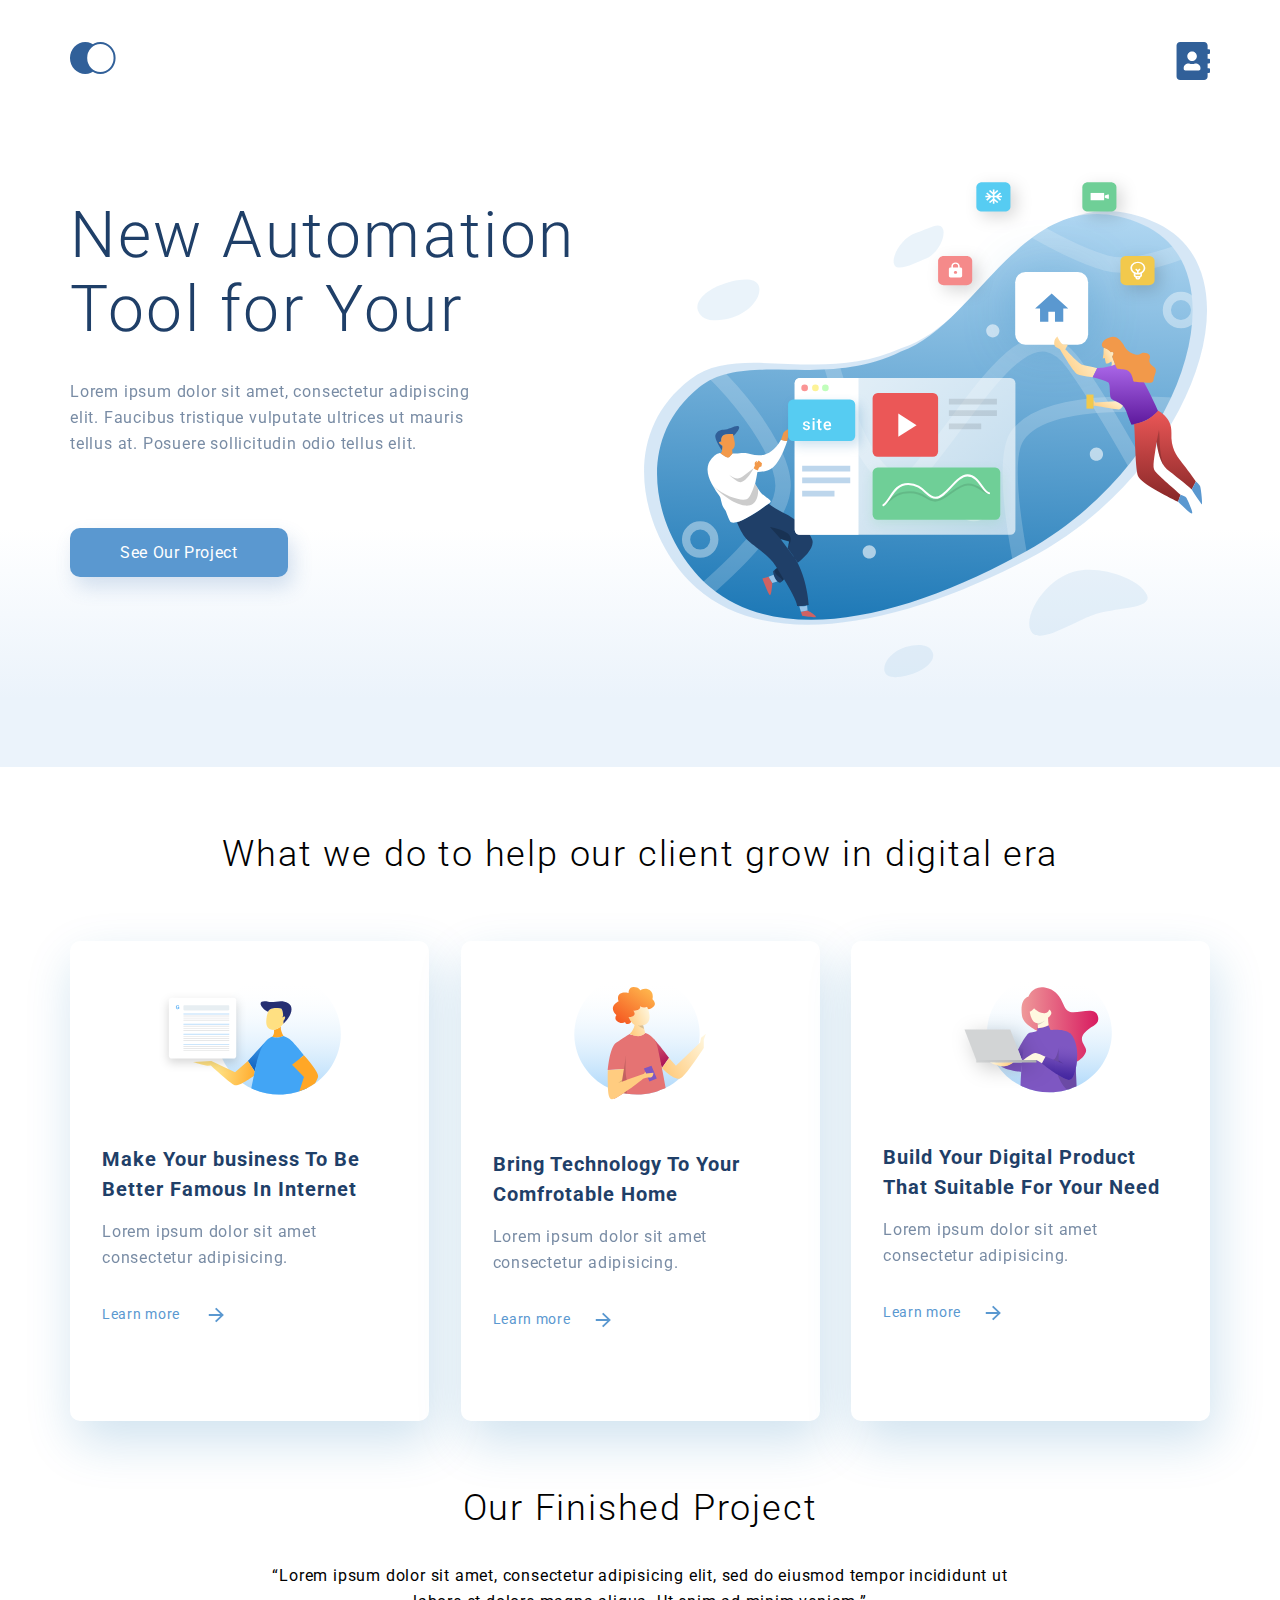
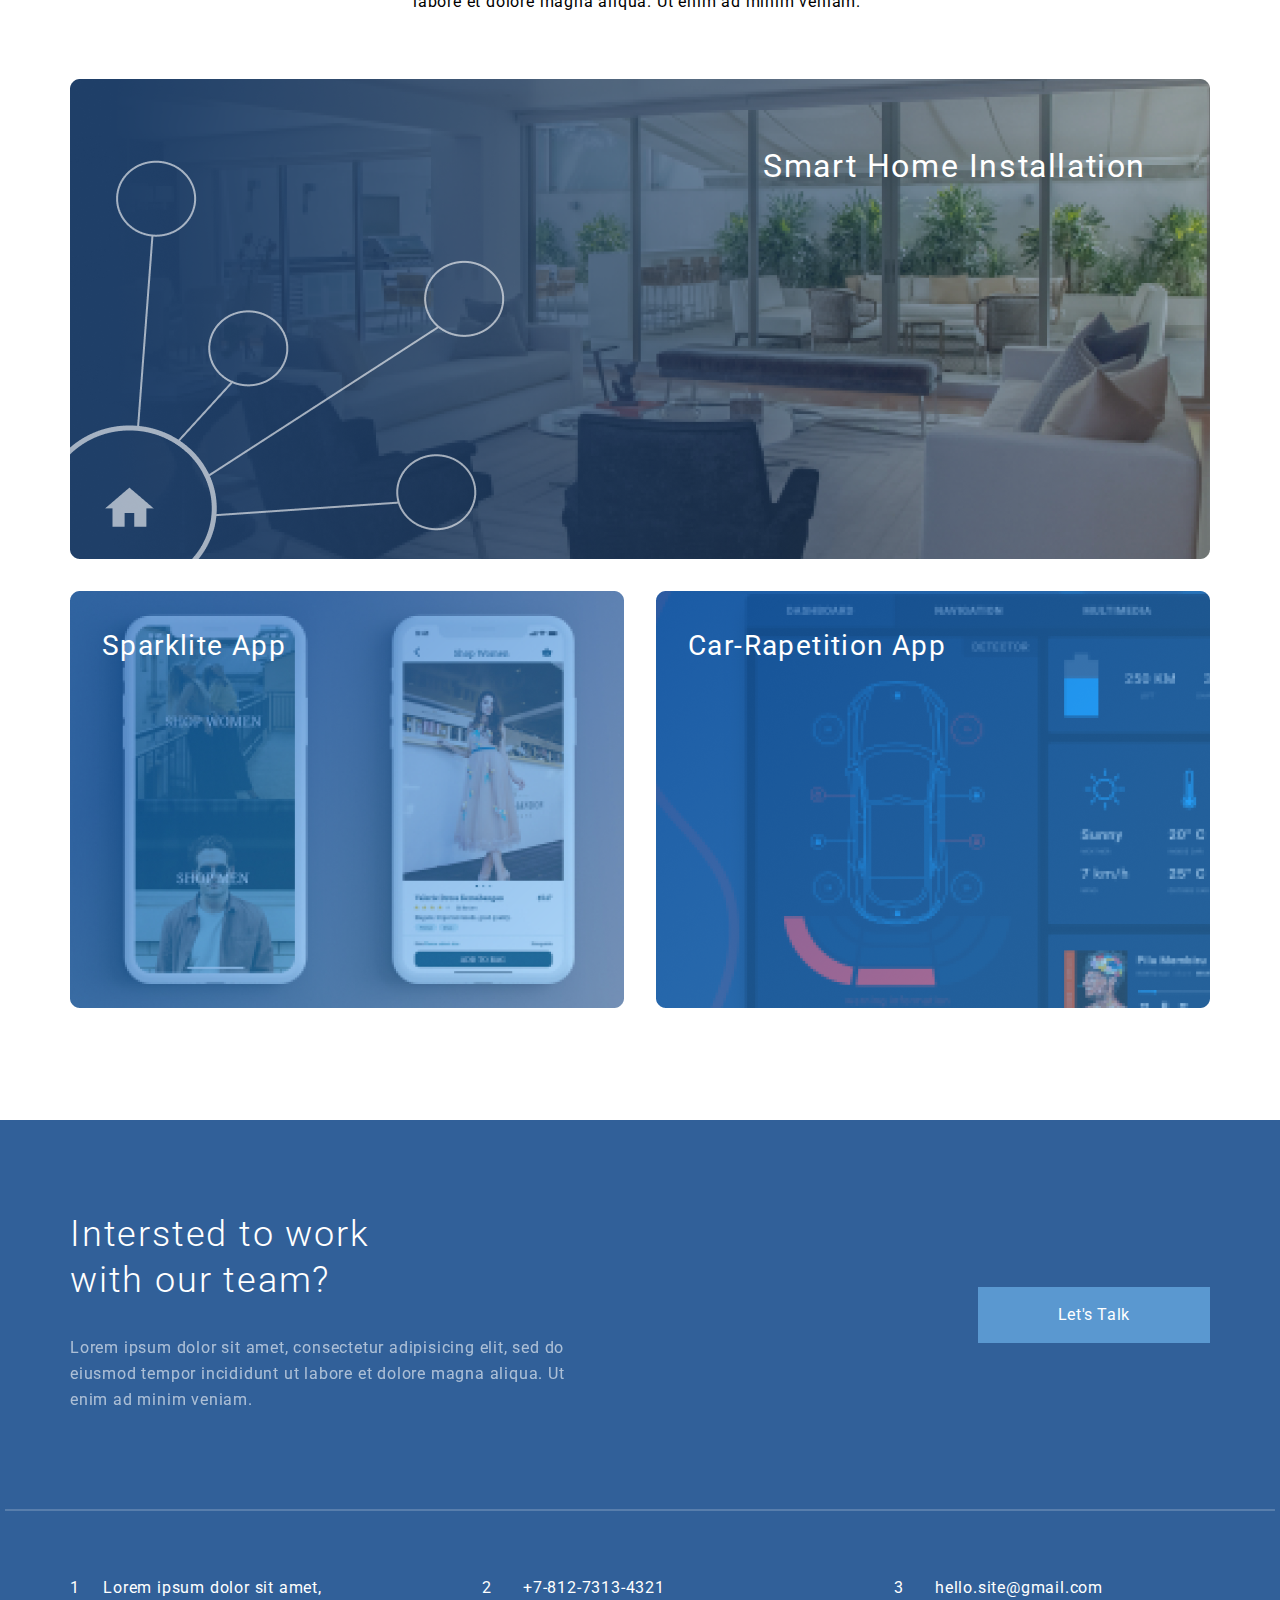
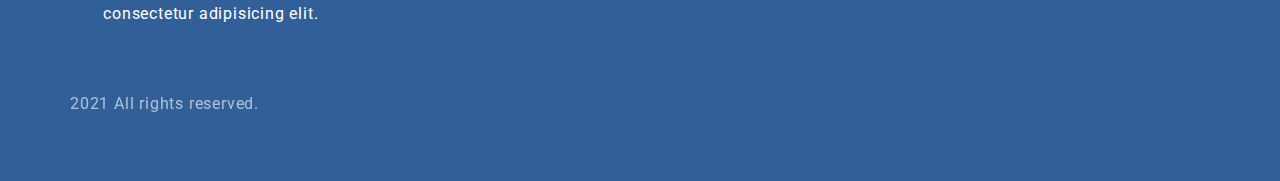
<file: index.html>
<!DOCTYPE html>
<html lang="en">

<head>
    <meta charset="UTF-8">
    <meta http-equiv="X-UA-Compatible" content="IE=edge">
    <meta name="viewport" content="width=device-width, initial-scale=1.0">
    <title>Клубочек</title>
    <link rel="stylesheet" href="style.css">
    <link rel="preconnect" href="https://fonts.gstatic.com">
    <link href="https://fonts.googleapis.com/css2?family=Roboto:wght@300&display=swap" rel="stylesheet">
</head>

<body>
    <div class="header">
        <div class="container top">
            <div class="menu">
                <a href="index.html"><img src="img/logo.svg" alt="logo"></a>
                <a href="contacts.html"><img src="img/contact.svg" alt="contact"></a>
            </div>
            <div class="headerText">

                <h1 class="header1">New Automation Tool for Your</h1>
                <p class="text">Lorem ipsum dolor sit amet, consectetur adipiscing elit. Faucibus tristique vulputate
                    ultrices ut mauris tellus at. Posuere sollicitudin odio tellus elit.
                </p>
                <a href="#" class="headerButton">See Our Project</a>
            </div>
        </div>

    </div>
    <div class="content container">
        <h3 class="header3">What we do to help our client grow in digital era</h3>
        <div class="contentZone">
            <div class="contentText">
                <img src="img/img1.svg" alt="img" class="contentImg">
                <h4 class="header4">Make Your business To Be Better Famous In Internet</h4>
                <p class="text">Lorem ipsum dolor sit amet consectetur adipisicing.
                </p>
                <a href="#" class="learnMore">Learn more </a>

            </div>
            <div class="contentText">
                <img src="img/img2.svg" alt="img" class="contentImg">
                <h4 class="header4">Bring Technology To Your Comfrotable Home</h4>
                <p class="text">Lorem ipsum dolor sit amet consectetur adipisicing.</p>
                <a href="#" class="learnMore">Learn more</a>
            </div>
            <div class="contentText">
                <img src="img/img3.svg" alt="img" class="contentImg">
                <h4 class="header4">Build Your Digital Product That Suitable For Your Need</h4>
                <p class="text">Lorem ipsum dolor sit amet consectetur adipisicing.</p>
                <a href="#" class="learnMore">Learn more</a>
            </div>
        </div>
    </div>
    <div class="lastWord container">
        <h3 class="header3">Our Finished Project</h3>
        <p class="text"><q>Lorem ipsum dolor sit amet, consectetur adipisicing elit, sed do eiusmod tempor incididunt ut
                labore et dolore magna aliqua. Ut enim ad minim veniam.</q></p>
    </div>
    <div class="container">
        <div class="project">
            <img src="img/smart_home.png" alt="smart home img" class="projectImg">
            <p class="projectText">Smart Home Installation</p>
        </div>
        <div class="projectMini">
            <div class="projectItem projectItemMargin">
                <img src="img/App.png" alt="" class="projectImgMini">
                <p class="projectMiniText">Sparklite App</p>
            </div>
            <div class="projectItem">
                <img src="img/App2.png" alt="" class="projectImgMini">
                <p class="projectMiniText">Car-Rapetition App</p>
            </div>
        </div>
    </div>
    <div class="footer">
        <div class="footer-top container">
            <div class="footer-topText">
                <h3 class="header3">Intersted to work with our team?</h3>
                <p class="text">Lorem ipsum dolor sit amet, consectetur adipisicing elit, sed do eiusmod tempor
                    incididunt ut labore et dolore magna aliqua. Ut enim ad minim veniam.</p>
            </div>
            <div class="footer-topButton">
                <a href="#" class="footerButton">Let's Talk</a>
            </div>
        </div>
        <img src="img/line.svg" alt="" class="hr">
        <div class="footer-bottom container">
            <ol class="footerList">
                <li class="liWords">Lorem ipsum dolor sit amet, consectetur adipisicing elit.</li>
                <li class="liWords">+7-812-7313-4321</li>
                <li class="liWords">hello.site@gmail.com</li>
            </ol>
            <div class="copy">
                <p class="text">2021 All rights reserved.</p>
            </div>
        </div>

    </div>
</body>

</html>
</file>
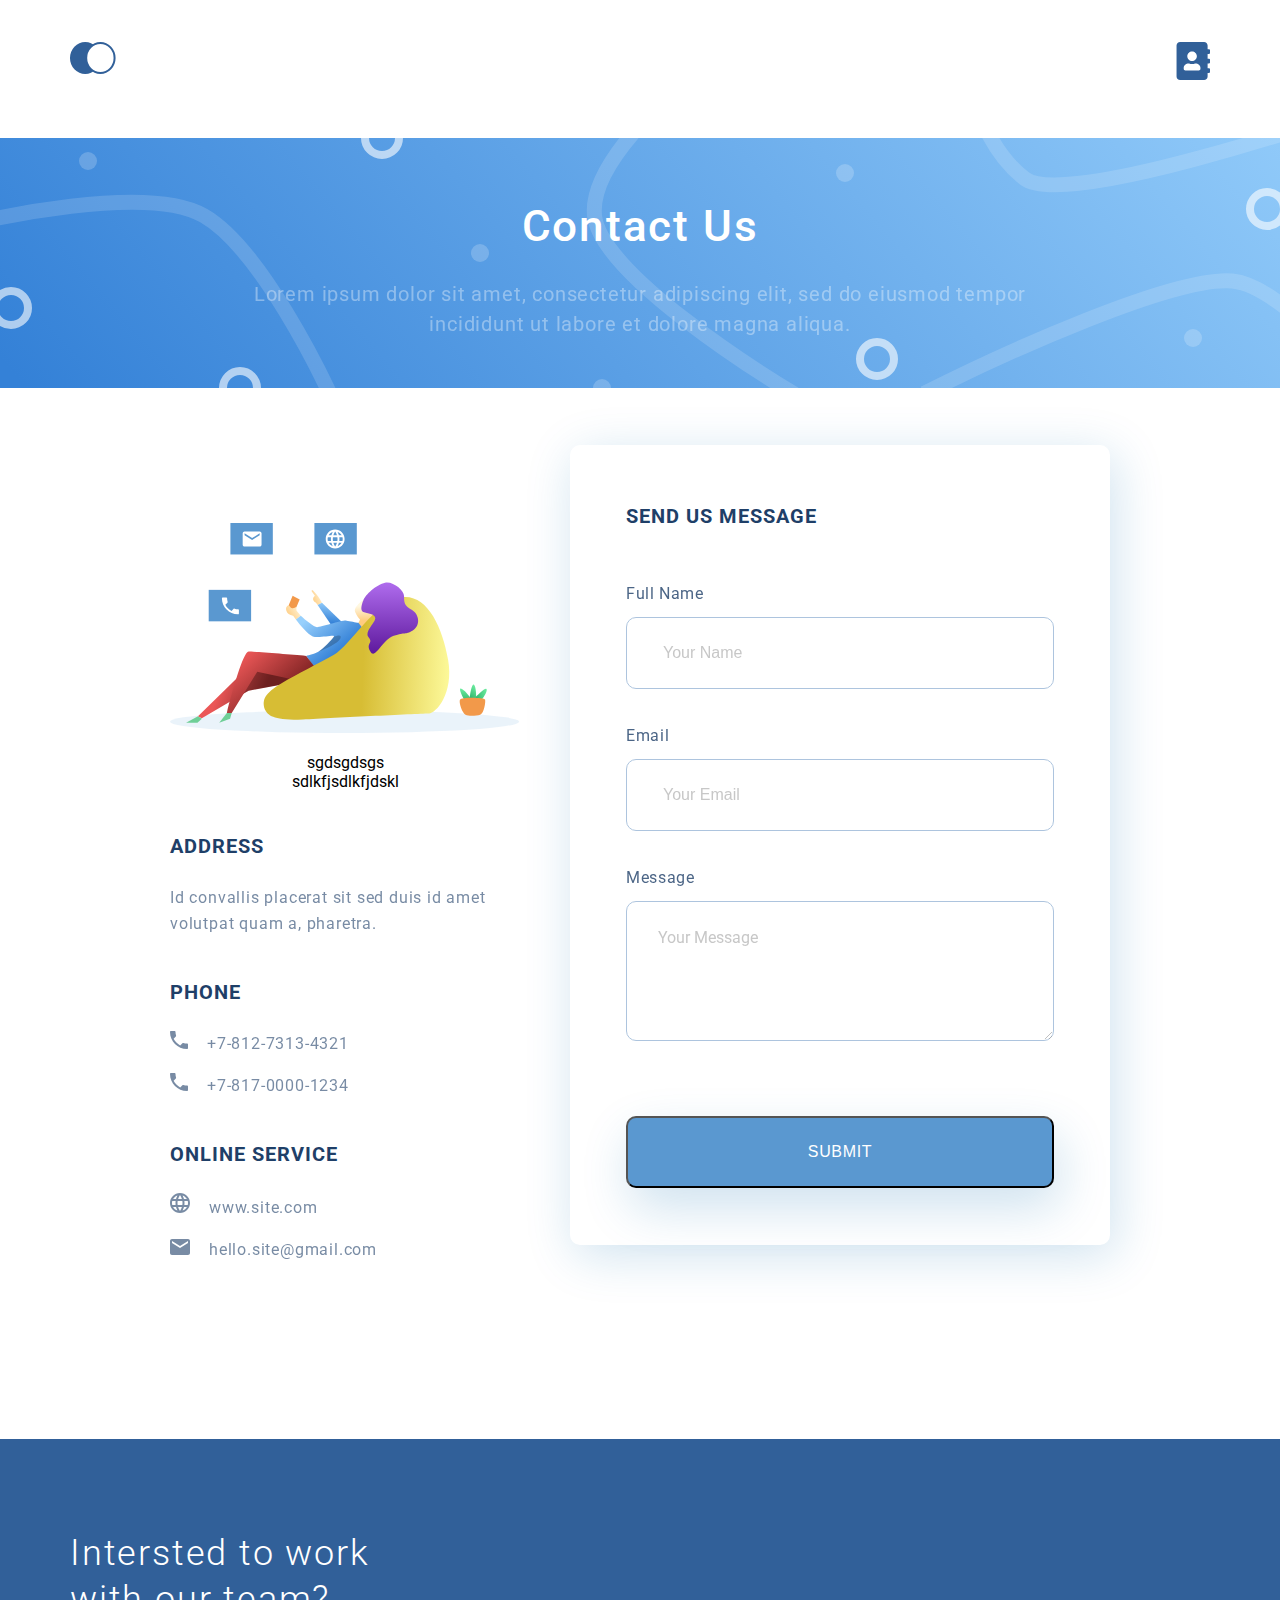
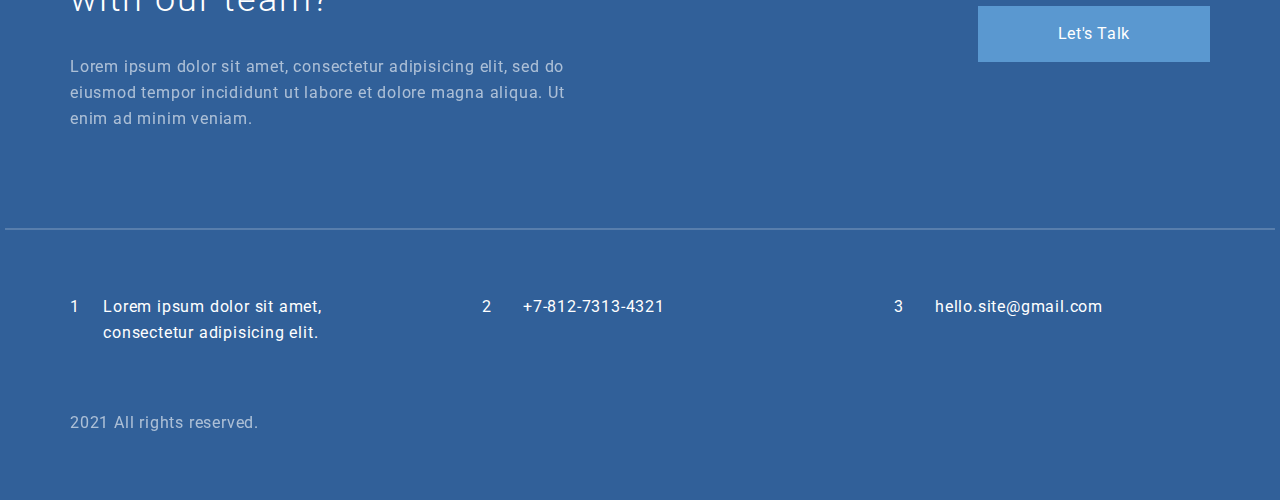
<file: contacts.html>
<!DOCTYPE html>
<html lang="en">

<head>
    <meta charset="UTF-8">
    <meta http-equiv="X-UA-Compatible" content="IE=edge">
    <meta name="viewport" content="width=device-width, initial-scale=1.0">
    <title>Контакты</title>
    <link rel="stylesheet" href="style.css">
    <link rel="preconnect" href="https://fonts.gstatic.com">
    <link href="https://fonts.googleapis.com/css2?family=Roboto&display=swap" rel="stylesheet">
</head>

<body>
    <div class="container top">
        <div class="menu">
            <a href="index.html"><img src="img/logo.svg" alt="logo"></a>
            <a href="contacts.html"><img src="img/contact.svg" alt="contact"></a>
        </div>
    </div>
    <div class="contactUs">
        <div class="contactsText container">
            <h2 class="header2">Contact Us</h2>
            <p class="text">Lorem ipsum dolor sit amet, consectetur adipiscing elit, sed do eiusmod tempor incididunt ut
                labore et dolore magna aliqua.</p>
        </div>

    </div>
    <div class="container containerContacts">
        <div class="containerMini">
            <div class="contactsContent">
                <div class="contactsContentAddress">
                    <img class="contactImg" src="img/contact_img.svg" alt="Img">
                    <div align="center">sgdsgdsgs</div>
                    <div style="text-align: center;">sdlkfjsdlkfjdskl</div>
                    <h4 class="header4">Address</h4>
                    <p class="text">Id convallis placerat sit sed duis id amet volutpat quam a, pharetra.</p>
                    <h4 class="header4">Phone</h4>
                    <ul class="phoneNumber">
                        <li class="text">+7-812-7313-4321</li>
                        <li class="listMargin text">+7-817-0000-1234</li>
                    </ul>
                    <h4 class="header4">Online service</h4>
                    <ol class="service">
                        <li class="serviceSite text"><a class="contactsLink" href="https://geekbrains.ru/"
                                target="_blank">www.site.com</a></li>
                        <li class="serviceMail listMargin text"><a class="contactsLink" href="https://www.google.com/"
                                target="_blank">hello.site@gmail.com</a></li>
                    </ol>
                </div>
                <div class="contactsContentForm">
                    <form action="#">
                        <h4 class="header4">Send us message</h4>
                        <p class="text formText">Full Name</p> <input class="form" type="text"
                            placeholder="Your Name"><br>
                        <p class="text formText">Email</p> <input class="form" type="email"
                            placeholder="Your Email"><br>
                        <p class="text formText">Message</p> <textarea class="form" placeholder="Your Message"
                            name="message" cols="30" rows="8"></textarea><br>
                        <button class="button" type="submit">SUBMIT</button>
                    </form>
                </div>
            </div>
            <div class="map">
                <script async
                    src="https://api-maps.yandex.ru/services/constructor/1.0/js/?um=constructor%3Aa5bbd3220a773cc26961726e674af52da1e61c68ae4877e38b7e9bc661244bdb&amp;height=431&amp;lang=ru_RU&amp;scroll=true"></script>
            </div>

        </div>
    </div>
    <div class="footer">
        <div class="footer-top container">
            <div class="footer-topText">
                <h3 class="header3">Intersted to work with our team?</h3>
                <p class="text">Lorem ipsum dolor sit amet, consectetur adipisicing elit, sed do eiusmod tempor
                    incididunt ut labore et dolore magna aliqua. Ut enim ad minim veniam.</p>
            </div>
            <div class="footer-topButton">
                <a href="#" class="footerButton">Let's Talk</a>
            </div>
        </div>
        <img src="img/line.svg" alt="" class="hr">
        <div class="footer-bottom container">
            <ol class="footerList">
                <li class="liWords">Lorem ipsum dolor sit amet, consectetur adipisicing elit.</li>
                <li class="liWords">+7-812-7313-4321</li>
                <li class="liWords">hello.site@gmail.com</li>
            </ol>
            <div class="copy">
                <p class="text">2021 All rights reserved.</p>
            </div>
        </div>

    </div>

</body>

</html>
</file>
<file: style.css>
* {
    margin: 0;
    padding: 0;
}
.container {
    max-width: 1140px;
    margin: 0 auto;
}
.header {
    background: linear-gradient(0deg, #EBF3FB 8.84%, rgba(152, 195, 232, 0) 31.12%);
}
.menu {
    padding-top: 42px;
}
.headerButton {
    text-align: center;
    letter-spacing: 0.04em;
    color: #FFFFFF;
    background: #5A98D0;
    box-shadow: 5px 10px 20px rgba(53, 110, 173, 0.2);
    border-radius: 10px;
    padding: 15px 50px;
    display: inline-block;
    text-decoration: none;
    margin-top: 71px;
    margin-bottom: 190px;
}
.top {
    display: flex;
    flex-direction: column;
    height: 100%;
}
.headerText {
    padding-top: 115px;
    flex-grow: 1;
    background-image: url(img/header_background.svg);
    background-repeat: no-repeat;
    background-position: right center;
    background-size: 50%;

}
.contentZone, .contactsContent, .footerList, .footer-top, .menu, .projectMini {
    display: flex;
    justify-content: space-between;
}
body {
    font-family: 'Roboto', sans-serif;
}
.text {
    font-size: 16px;
    line-height: 26px;
    color: #1F3F68;
    letter-spacing: 0.05em;
    opacity: 0.6;
}
.header1, .header4 {
    color: #1F3F68;
}
.header2, .header3, .lastWord, .contactsText > .text {
    text-align: center;
}
.header1 {
    font-size: 64px;
    max-width: 510px;
    line-height: 74px;
    letter-spacing: 0.04em;
    font-weight: 300;
    padding-bottom: 32px;
}
.header1 + .text {
    display: block;
    max-width: 425px; 
}
.header2 {
    font-weight: 500;
    font-size: 44px;
    line-height: 74px;
    letter-spacing: 0.04em;
    color: #FFFFFF;
    padding-top: 51px;
    margin-bottom: 16px;
}
.header3 {
    font-size: 36px;
    font-weight: 300;
    line-height: 46px;
    letter-spacing: 0.05em;
    color: #000000;
}
.header4 {
    font-size: 20px;
    line-height: 30px;
    letter-spacing: 0.05em;
    padding-bottom: 15px;
}
.content {
    margin-top: 64px;
}
.contentZone {
    margin-top: 64px;
    margin-bottom: 32px;
    flex-wrap: wrap;
}
.contentText {
    width: 359px;
    height: 480px;
    background: #FFFFFF;
    box-shadow: 5px 20px 50px rgba(16, 112, 177, 0.2);
    border-radius: 10px;
    padding: 32px;
    box-sizing: border-box;
    display: flex;
    flex-direction: column;
    margin-bottom: 32px;

}
.contentImg {
    align-self: center;
    padding-bottom: 49px;
}
.learnMore {
    font-size: 14px;
    line-height: 30px;
    letter-spacing: 0.05em;
    color: #5A98D0;
    text-decoration: none;
    padding-top: 28px;
}
.learnMore:after {
    content: url(img/Learn_more.svg);
    padding-left: 24px;
    position: relative;
    top: 4px;
    
}
.lastWord {
    width: 60%;
    max-width: 750px;
    margin-bottom: 64px;
}
.lastWord > .text {
    padding-top: 32px;
    color: #000000;
    opacity: 1;
}
.project, .projectItem {
    position: relative;
}
.projectImg {
    width: 100%;
    display: flex;
}
.projectText {
    position: absolute;
    top: 64px;
    right: 64px;
    font-size: 32px;
    line-height: 46px;
    letter-spacing: 0.05em;
    color: #FFFFFF;

}
.projectMini {
    margin-top: 32px;
    margin-bottom: 112px;
}
.projectImgMini {
    display: flex;
    width: 100%;
    flex-grow: 1;
}
.projectItemMargin {
    margin-right: 32px;
}
.projectMiniText {
    font-size: 28px;
    line-height: 46px;
    letter-spacing: 0.05em;
    color: #FFFFFF;
    position: absolute;
    top: 32px;
    left: 32px;
}
.contactUs {
    background-image: url(img/contact_us.svg);
    min-height: 250px;
    margin-top: 54px;
    margin-bottom: 57px;
    background-size: cover;
}
.contactsText {
    width: 780px;
}
.contactsText > .text {
    font-size: 20px;
    line-height: 30px;
    letter-spacing: 0.04em;
    color: rgba(255, 255, 255, 0.6);
}
.containerMini {
    max-width: 940px;
    margin: 0 auto;
}
.contactImg {
    margin-top: 78px;
    margin-bottom: 16px;
    width: 350px;
}
.contactsContentAddress {
    max-width: 350px;
    padding-bottom: 64px;
}
.contactsContentForm {
    background: #FFFFFF;
    box-shadow: 5px 10px 50px rgba(16, 112, 177, 0.2);
    border-radius: 10px;
    box-sizing: border-box;
    padding: 56px;
    width: 540px;
    height: 800px;
}

li {
    list-style-position: inside;
    list-style: none;
}
.phoneNumber > li::before {
    content: url(img/phone.svg);
}
.serviceSite::before {
    content: url(img/web.svg);
}
.serviceMail::before {
    content: url(img/mail.svg);
}
.serviceMail::before, .serviceSite::before, .phoneNumber > li::before {
    padding-right: 19px;
}
.contactsContentAddress > .header4 {
    padding-bottom: 24px;
    text-transform: uppercase;
    padding-top: 40px;
}
.listMargin {
    margin-top: 16px;
}
.contactsLink {
    text-decoration: none;
    font-size: 16px;
    line-height: 26px;
    letter-spacing: 0.05em;
    color: #1F3F68;
}
.form {
    border: 1px solid #356EAD;
    box-sizing: border-box;
    border-radius: 10px;
    opacity: 0.4; 
    font-size: 16px;
    width: 100%;
}
form > .header4 {
    padding-bottom: 48px;
    text-transform: uppercase;
}
.formText {
    padding-bottom: 8px;
    line-height: 30px;
    letter-spacing: 0.04em;
    opacity: 0.8;
}
input {
    height: 72px;
    margin-bottom: 32px;
    padding: 21px 36px;
}
textarea {
    height: 140px;
    margin-bottom: 71px;
    font-family: 'Roboto', sans-serif;
    padding: 26px 31px;
}
.button {
    background: #5A98D0;
    box-shadow: 5px 20px 50px rgba(16, 112, 177, 0.2);
    border-radius: 10px;
    font-weight: 500;
    font-size: 16px;
    line-height: 26px;
    text-align: center;
    color: #FFFFFF;
    text-transform: uppercase;
    letter-spacing: 0.04em;
    width: 100%;
    height: 72px;
}
.map {
    margin-bottom: 112px; 
    margin-top: 96px;
}
.footer {
    background: #316099;
}
.footer-topText {
    width: 495px;
    padding-top: 91px;
    padding-bottom: 96px;
}
.footer-topText > .header3 {
    max-width: 340px;
    text-align: left;
    color: #FFFFFF;
    padding-bottom: 32px;
}
.footer-topText > .text {
    color: #FFFFFF;
}
.footer-topButton {
    margin: auto 0;
}
.footerButton {
    font-size: 16px;
    line-height: 26px;
    letter-spacing: 0.04em;
    color: #FFFFFF;
    padding: 15px 80px;
    background: #5A98D0;
    display: block;
    text-decoration: none;
}
.hr {
    width: 100%;
    display: flex;
}
.footerList, .contactsContent {
    flex-wrap: wrap;
}
.liWords {
    margin-top: 64px;
    font-size: 16px;
    line-height: 26px;
    letter-spacing: 0.05em;
    color: #FFFFFF;
    list-style: none;
    display: flex;
    width: 316px;
    margin-right: 32px;
}
 ol {
    counter-reset: item;
}
.liWords::before{
    content: counter(item);
    counter-increment: item;
    margin-right: 19px;
    display: block;
    width: 22px;
} 
.liWords:last-child {
    margin-right: 0;
}

.copy > .text {
    color: #FFFFFF;
    padding: 64px 0px;
}

@media (max-width: 1024px) {
    .container {
        padding-left: 32px;
        padding-right: 32px;
        width: 100%;
        box-sizing: border-box;

    }
    .headerText {
        background-position: right 300px;
        background-size: 44%;
    }
    .content {
        margin-top: 48px;
    }
    .contentZone {
        flex-direction: column;
        align-items: center;
        margin-top: 32px;
    }
    .projectMiniText {
        top: 19px;
        left: 19px;
    }
    .footer-top, .footer-bottom {
        box-sizing: border-box;
        padding: 0 124px;
    }
    .footerList {
        flex-direction: column;
        margin-top: 39px;
    }
    .liWords {
        width: 100%;
        margin-top: 25px;
    }
    .footerButton {
        padding: 3px 31px;
        margin-top: 38px;
    }
    .footer-topText {
        width: 64%;
    }
    .containerContacts {
        padding: 0;
    }
    .contactsContentAddress, .contactsContentForm {
        margin: 0 auto;
        display: flex;
        flex-direction: column;
    }
    .map {
        width: 100%;
        margin: 64px 0;
    }

}
@media (max-width: 667px) {
    .header {
        width: 100%;
    }
    .container {
        padding-left: 16px;
        padding-right: 16px;
        width: 100%;
        box-sizing: border-box;
    }
    .menu {
        padding-top: 24px;
    }
    .header1 {
        width: 100%;
        font-size: 32px;
        line-height: 37px;
        text-align: center;
        padding-bottom: 12px;
    }
    .header1 + .text {
        width: 100%;
        text-align: center;
        padding-bottom: 32px;
    }
    .headerText {
        background-image: none;
        display: flex;
        flex-direction: column;
        padding-bottom: 41px;
        height: 100%;
        padding-top: 36px;
    }
    .headerButton {
        padding: 0 8px;
        font-size: 12px;
        line-height: 26px;
        margin: 0 auto;
    }
    .contentText {
        width: 100%;
    }
    .projectText {
        font-size: 16px;
        line-height: 19px;
        top: 16px;
        right: 16px;
    }
    .projectMiniText {
        font-size: 16px;
        line-height: 19px;
        top: 26px;
        left: 16px;
    }
    .projectMini {
        flex-wrap: wrap;
        flex-direction: column;
        width: 100%;
        margin-top: 16px;
        margin-bottom: 64px;
    }
    .projectItemMargin {
        margin-right: 0;
        margin-bottom: 16px;
    }
    .footer-topText {
        width: 100%;
        padding-top: 18px;
        padding-bottom: 40px;
    
    } 
    .footer-top {
        flex-direction: column;
        padding-bottom: 41px;
        align-items: center;
        text-align: center;
    }
    .footer-topText > .header3 {
        text-align: center;
        font-size: 24px;
        line-height: 28px;
    }
    .footerButton {
        padding: 3px 19px;
        margin-top: 0;
    }
    .liWords {
        padding-bottom: 17px;
        margin: 0;
        line-height: 19px;
    }
    .footerList {
        margin-top: 32px;
        margin-bottom: 20px;
    }
    .copy > .text {
        text-align: center;
        padding-bottom: 32px;
        padding-top: 0;
    }
    .header2 {
        font-size: 24px;
        line-height: 28px;
        padding-top: 48px;
        margin-bottom: 32px;
    }
    .contactsText > .text {
        font-size: 16px;
        padding-bottom: 68px;
    }
    .contactUs {
        margin-top: 30px;
        margin-bottom: 46px;
    }
    .map {
        margin: 32px 0;
    }
    .containerContacts {
        padding: 0;
    }
    .contactsContentAddress {
        padding-left: 40px;
        padding-right: 40px;
        box-sizing: border-box;
    }
    .contactsContentForm {
        margin-left: 16px;
        margin-right: 16px;
    }
    .contactImg {
        width: 100%;
    }
    .contactsContentForm {
        padding: 36px;
    }
    form > .header4 {
        padding-bottom: 31px;
    }
    input {
        margin-bottom: 20px;
    }
    textarea {
        margin-bottom: 46px;
    }
    .button {
        height: 46px;
    }
    .contactsContentForm {
        height: 514px;
    }
    input {
        height: 46px;
        padding: 10px 26px;
    }
    textarea {
        height: 92px;
        margin-bottom: 46px;
        padding: 10px 26px;
    }
    form > .header4 {
        font-size: 16px;
    }
    .formText {
        font-size: 14px;
        padding-bottom: 0;
        line-height: 20px;
    }
}
</file>
